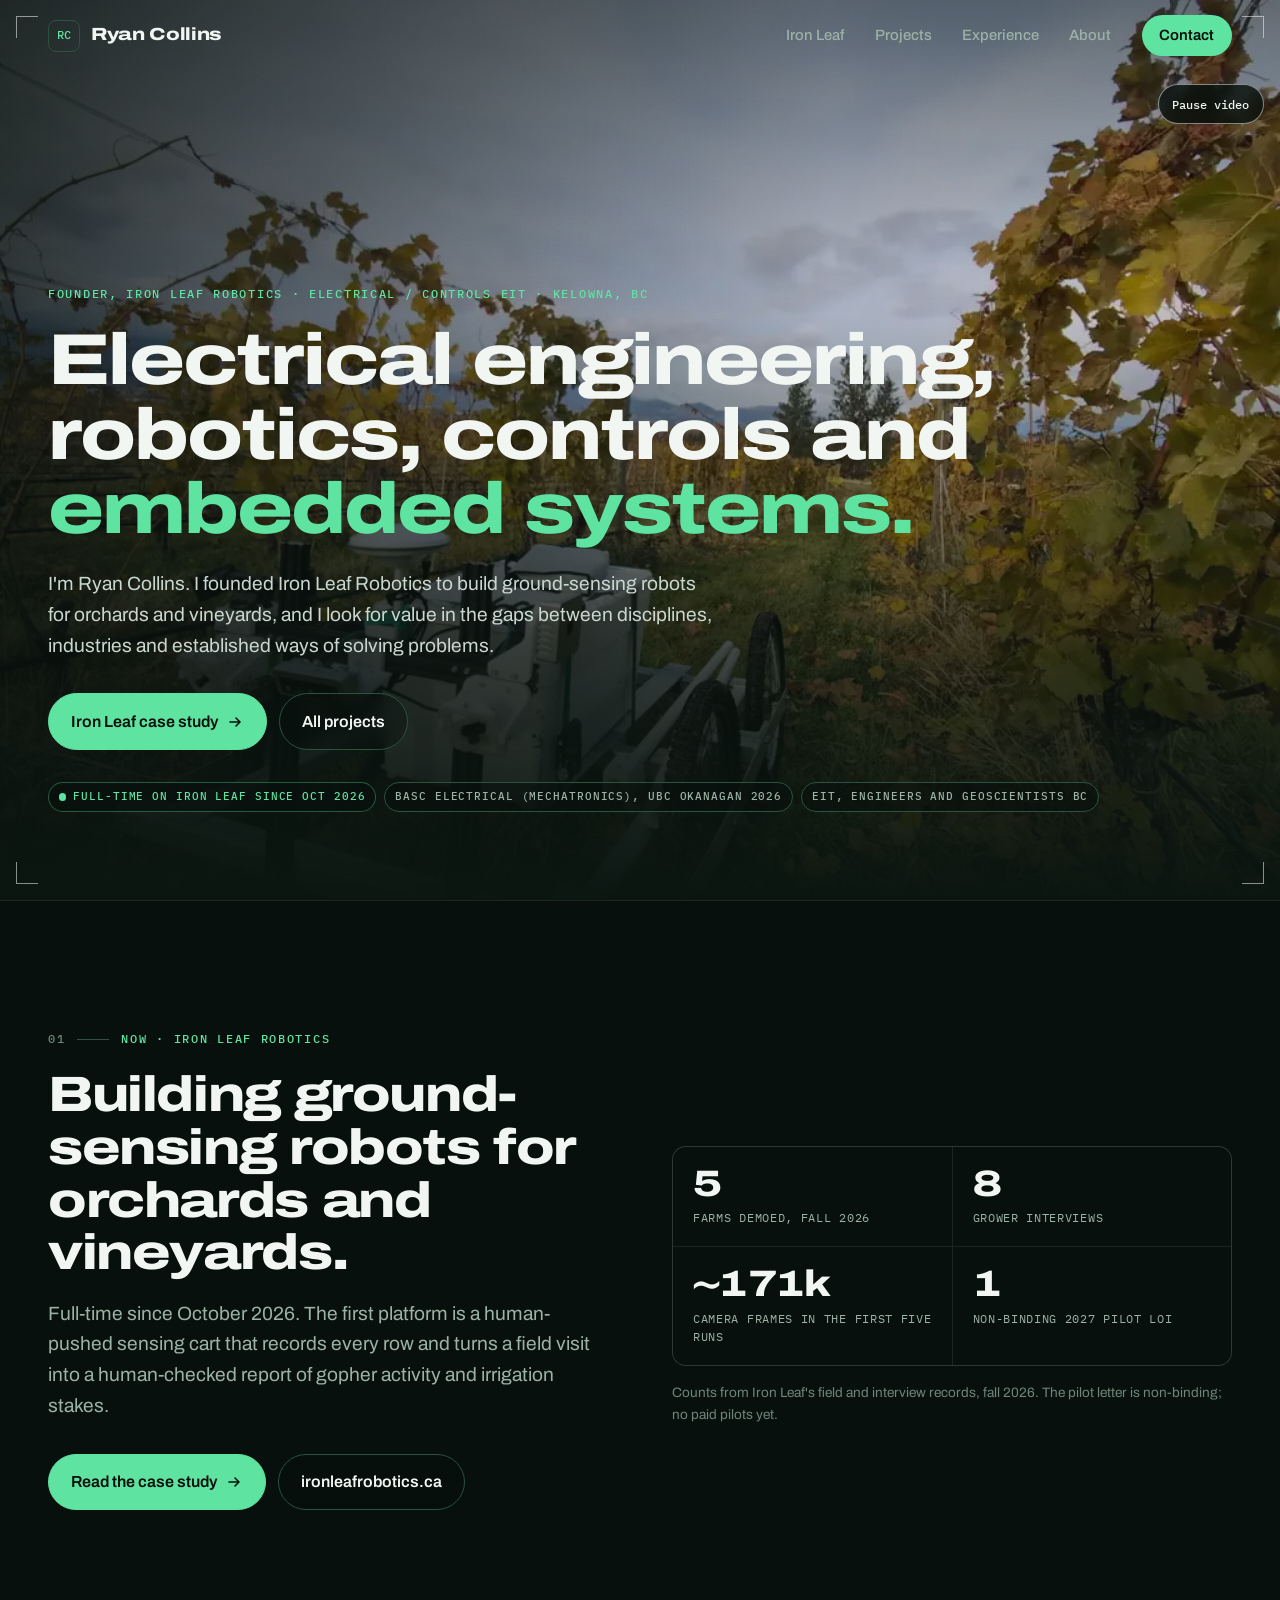
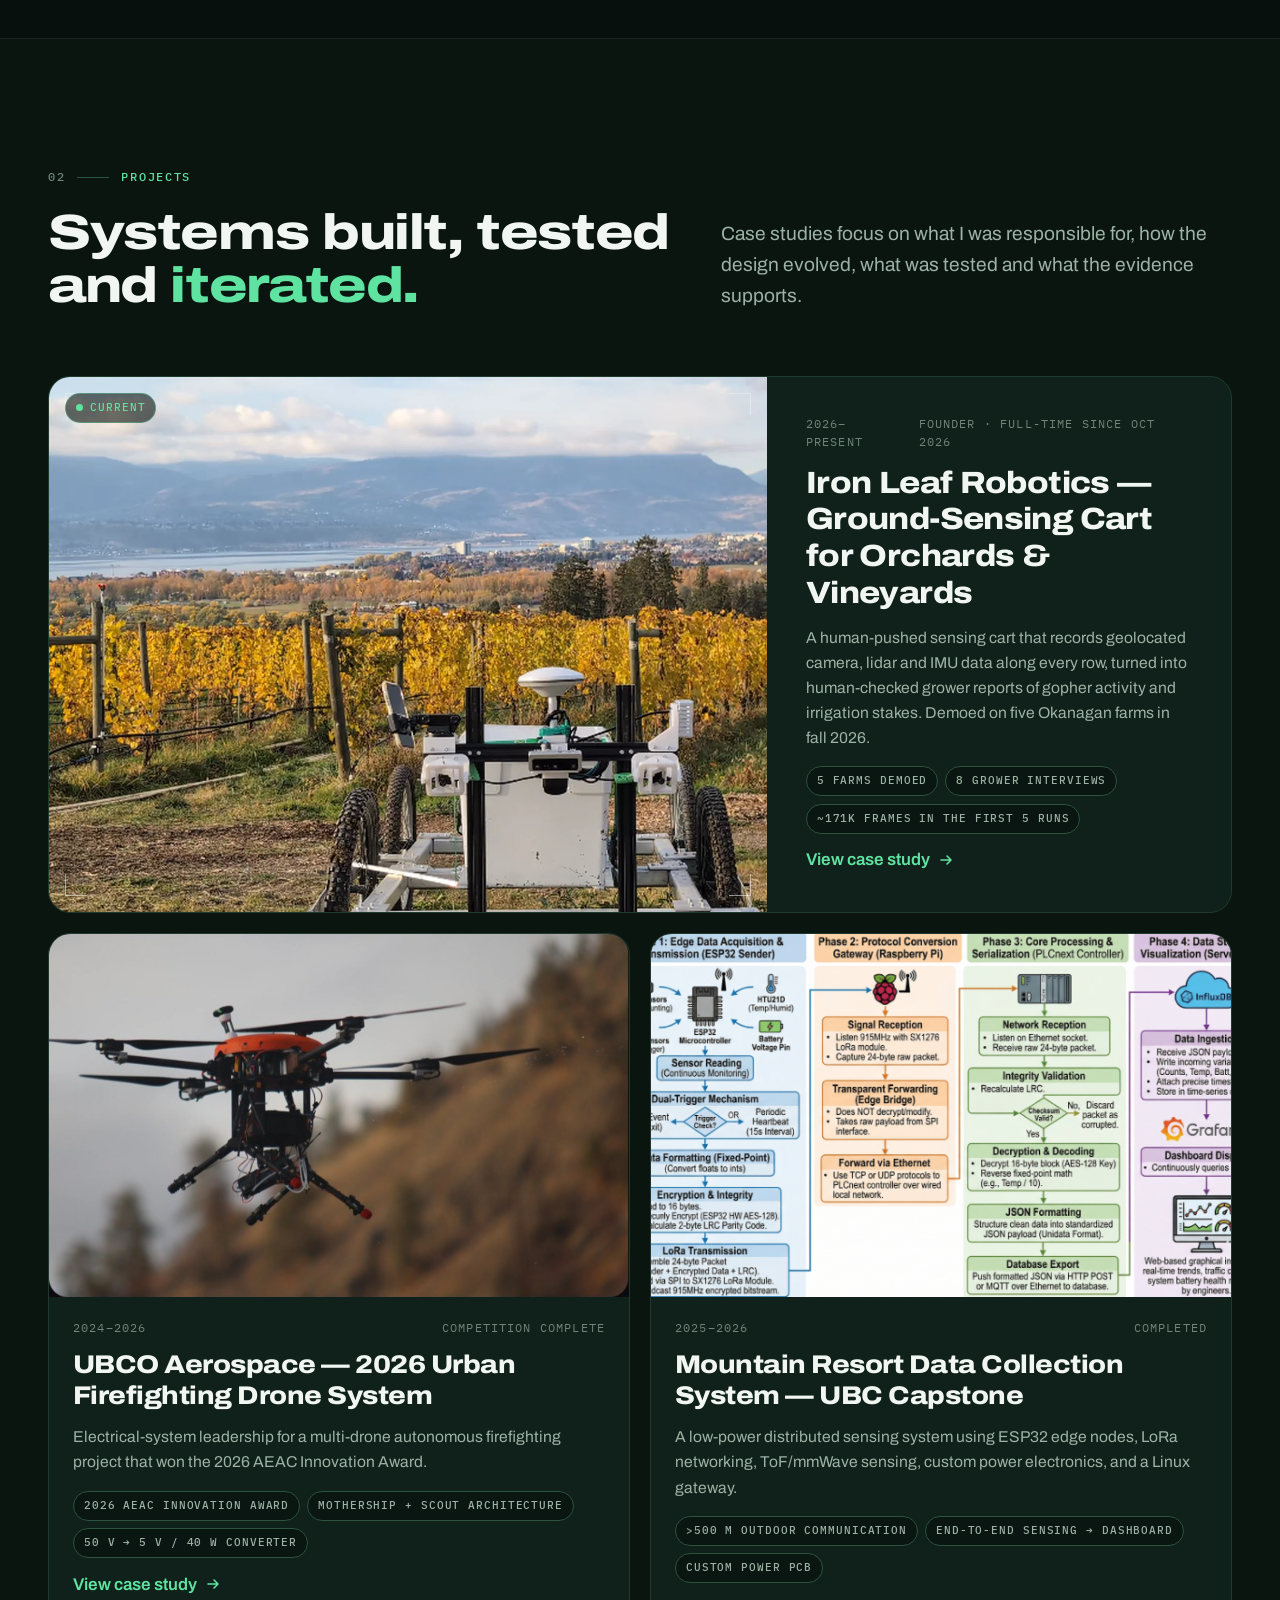
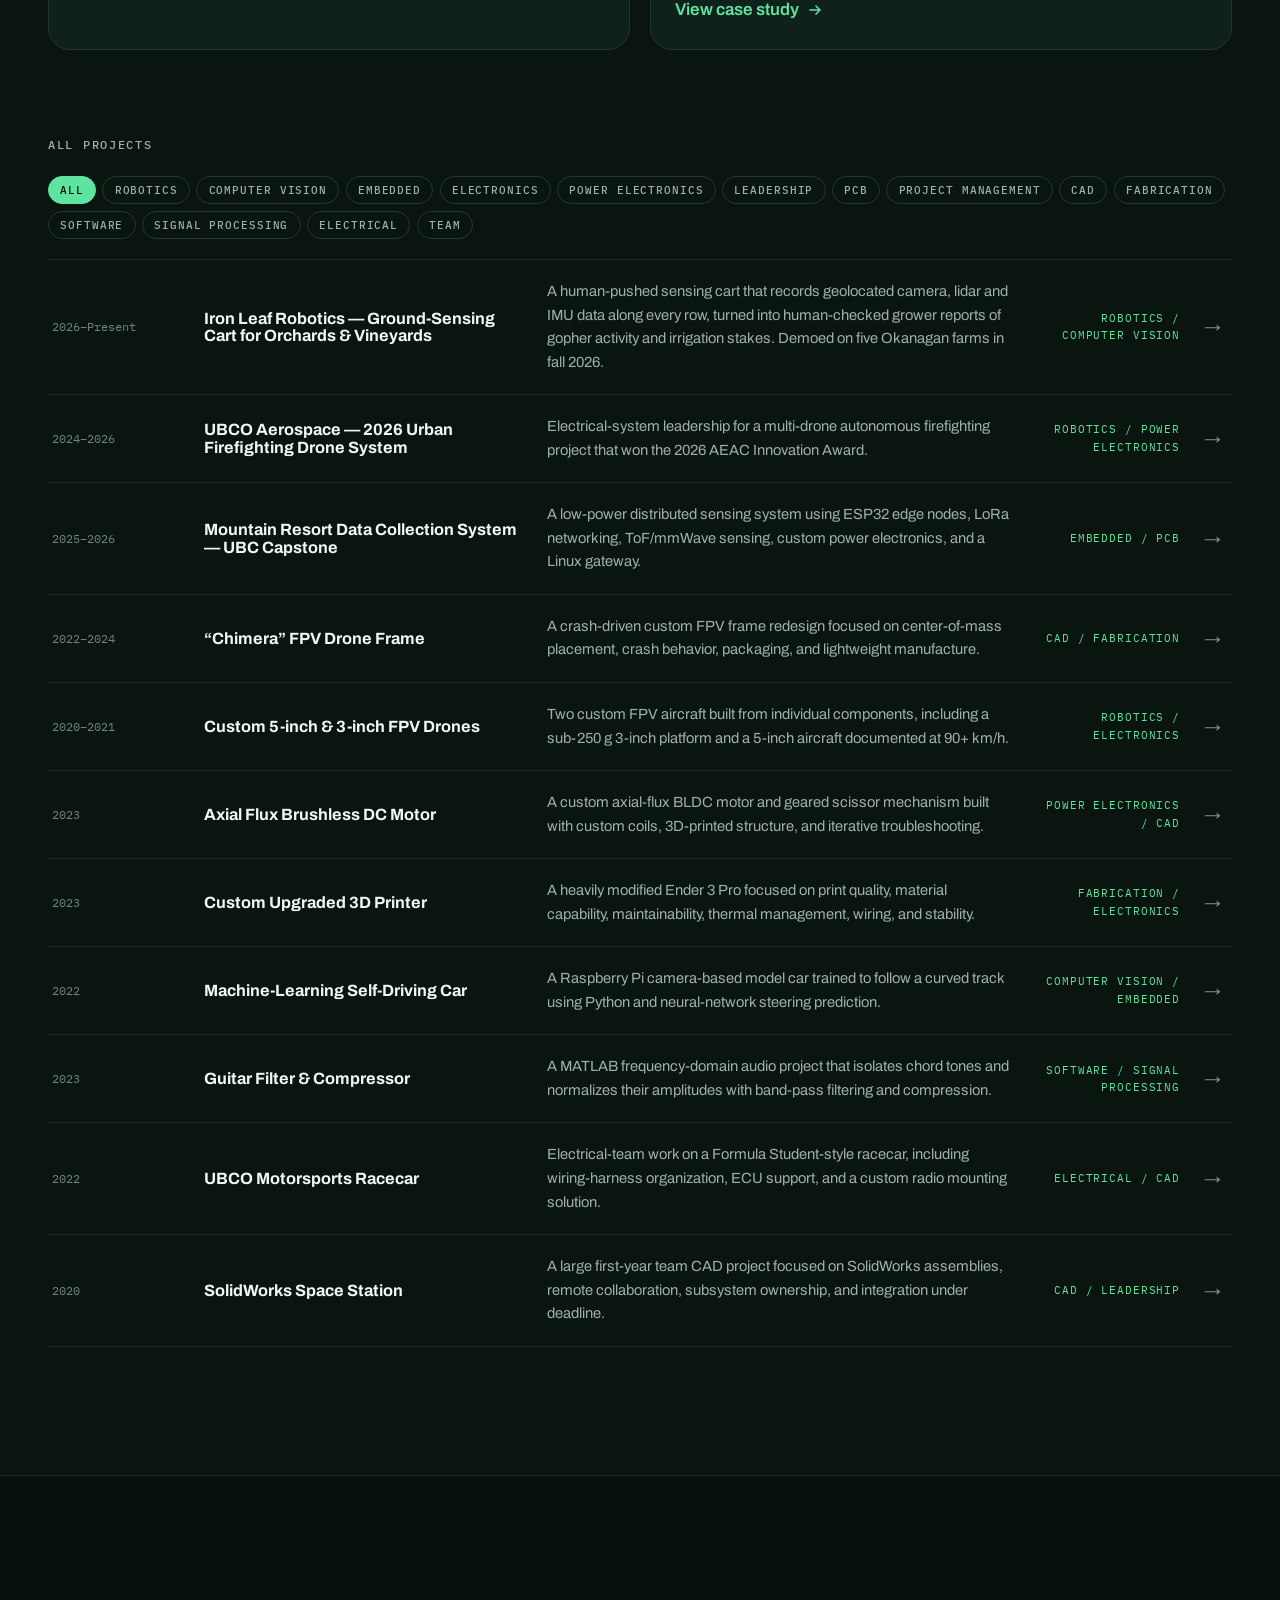
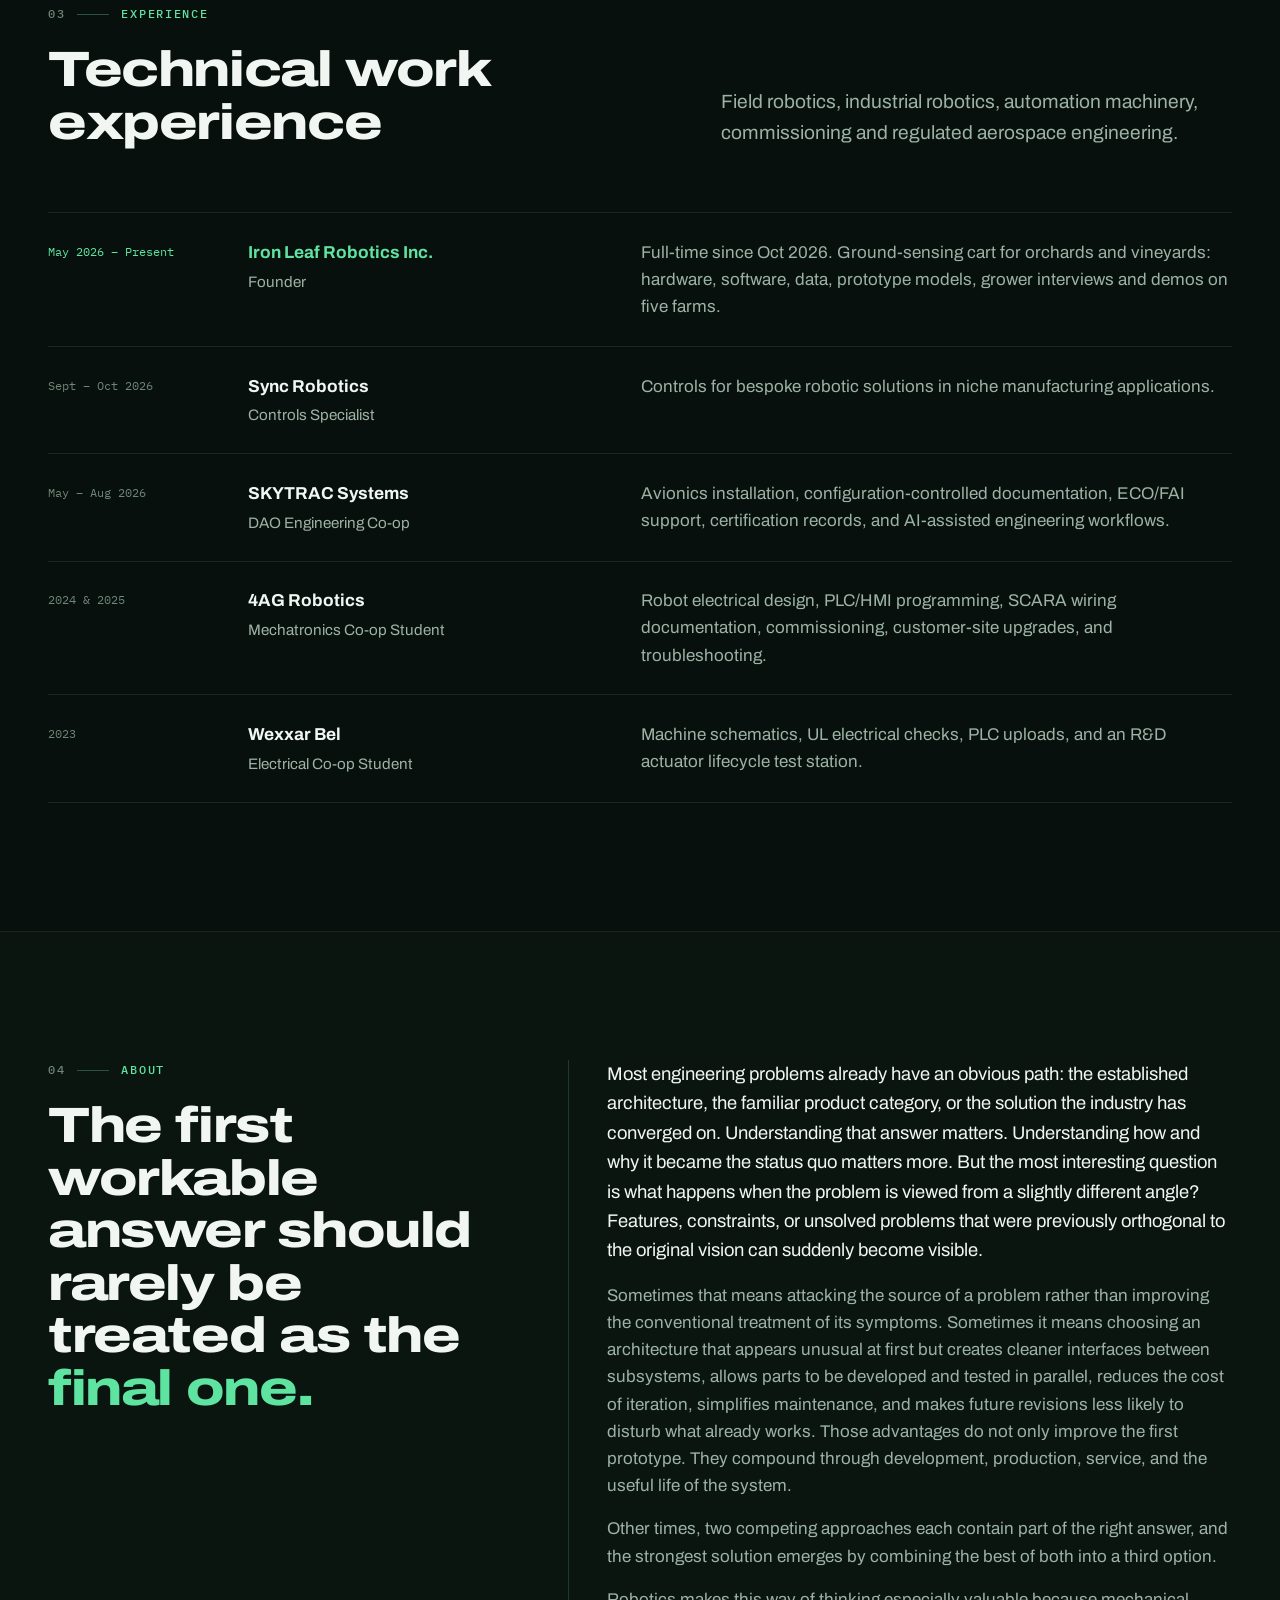
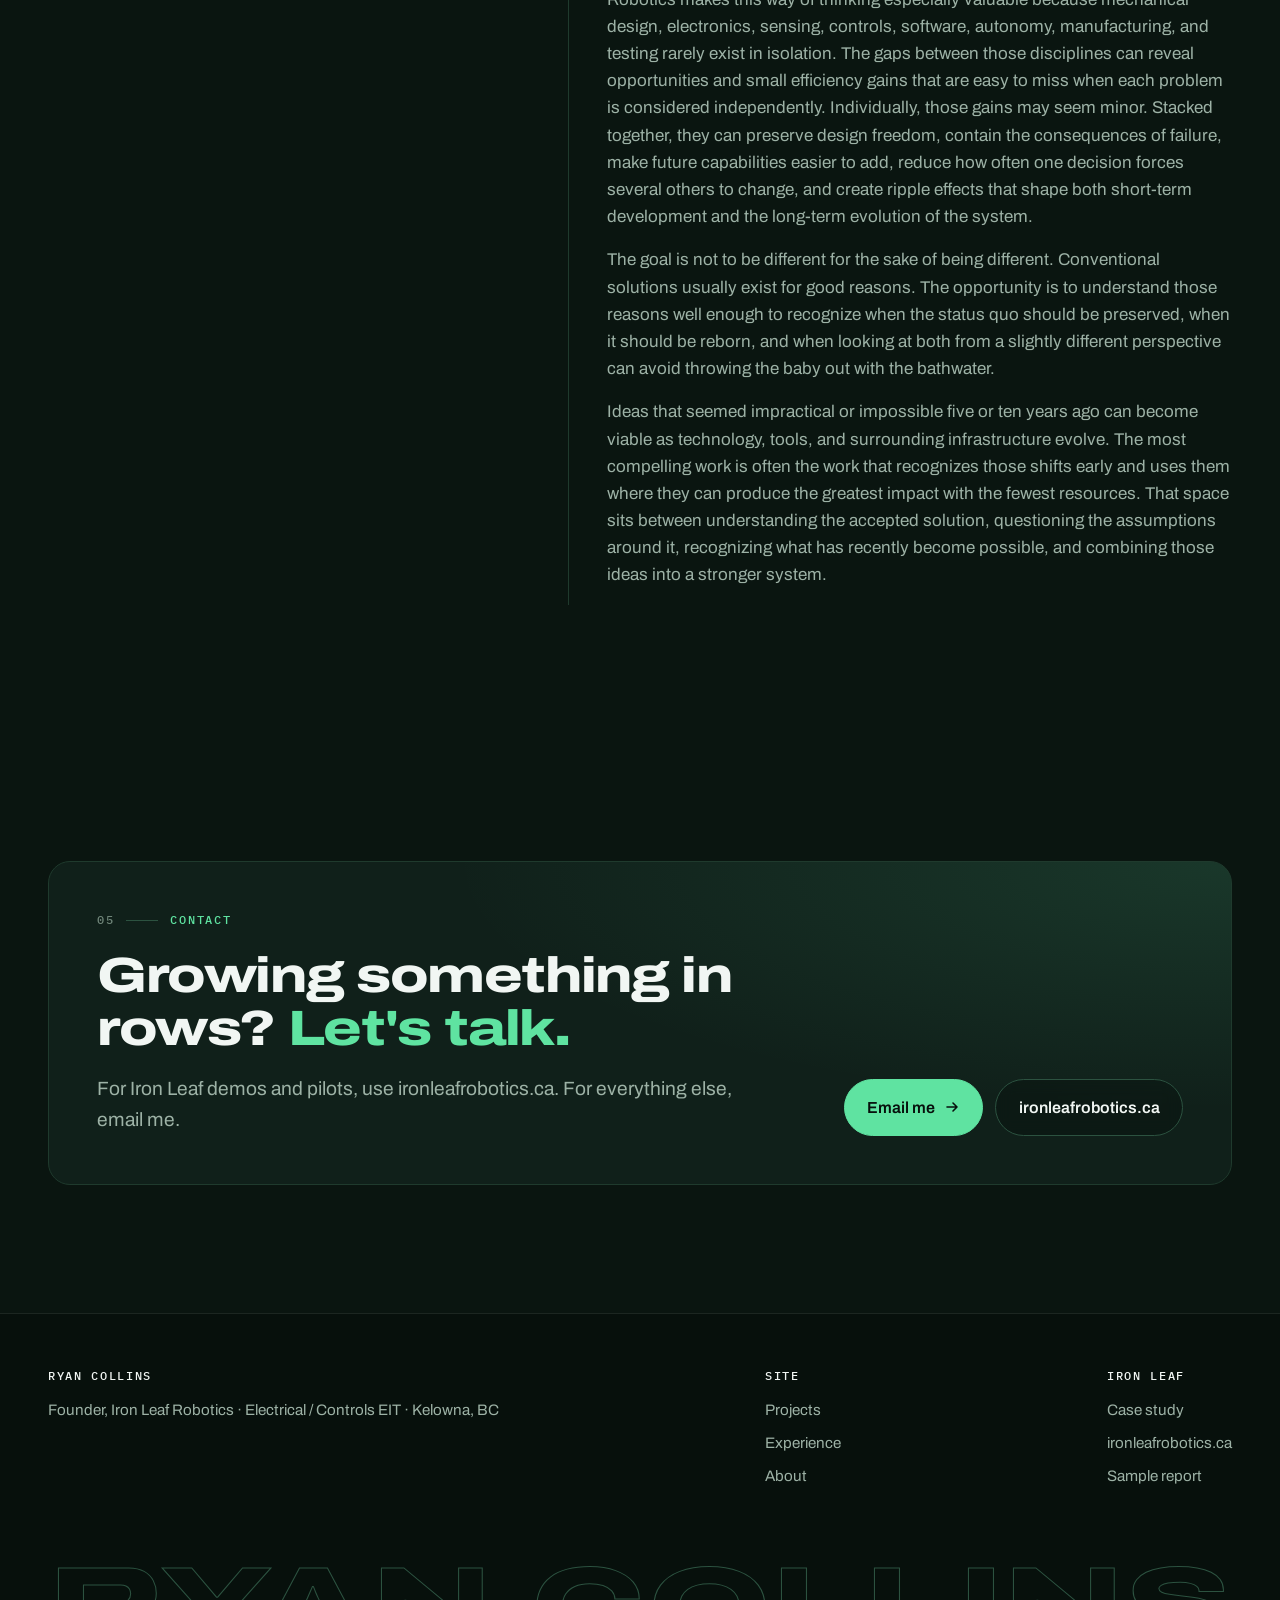
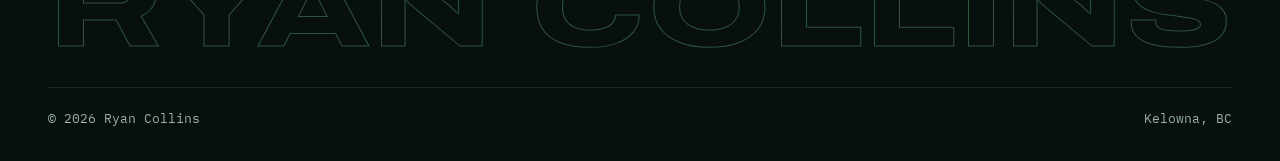
<file: index.html>
<!doctype html>
<html lang="en">
<head>
  <meta charset="utf-8">
  <meta name="viewport" content="width=device-width,initial-scale=1">
  <meta name="description" content="Ryan Collins: founder of Iron Leaf Robotics and Electrical / Controls EIT in Kelowna, BC. Robotics, controls, embedded systems and field computer vision.">
  <meta name="theme-color" content="#0A1510">
  <meta property="og:title" content="Ryan Collins | Founder, Iron Leaf Robotics">
  <meta property="og:description" content="Electrical engineering, robotics, controls and embedded systems. Building ground-sensing robots for orchards and vineyards.">
  <meta property="og:image" content="assets/media/iron-leaf/field-silhouette.webp">
  <title>Ryan Collins | Founder, Iron Leaf Robotics</title>
  <link rel="icon" href="assets/favicon.svg" type="image/svg+xml">
  <link rel="preload" href="assets/fonts/archivo-latin-var.woff2" as="font" type="font/woff2" crossorigin>
  <link rel="stylesheet" href="assets/site.css?v=rc23">
</head>
<body>
<a class="skip" href="#main">Skip to content</a>

<header class="nav" aria-label="Site">
  <div class="wrap">
    <a class="brand" href="index.html" aria-label="Ryan Collins, home"><span class="mark">RC</span>Ryan Collins</a>
    <button class="nav-toggle" type="button" aria-expanded="false" aria-controls="nav-links">Menu</button>
    <nav class="nav-links" id="nav-links" aria-label="Primary">
      <a href="#now">Iron Leaf</a>
      <a href="#projects">Projects</a>
      <a href="#experience">Experience</a>
      <a href="#about">About</a>
      <a class="cta" href="#contact">Contact</a>
    </nav>
  </div>
</header>

<main id="main">
  <section class="hero" id="top" aria-labelledby="hero-title">
    <div class="media grain">
      <video muted loop playsinline preload="metadata" poster="assets/media/iron-leaf/field-silhouette.webp" data-auto aria-label="The Iron Leaf sensing cart in an autumn vineyard row">
        <source src="assets/media/iron-leaf/field-silhouette.mp4" type="video/mp4">
      </video>
      <span class="vf" aria-hidden="true"><i></i><i></i><i></i><i></i></span>
      <button class="video-toggle" type="button" data-toggle>Pause video</button>
    </div>
    <div class="wrap">
      <p class="eyebrow">Founder, Iron Leaf Robotics &middot; Electrical / Controls EIT &middot; Kelowna, BC</p>
      <h1 id="hero-title">
        <span class="line-mask" style="--i:0"><span>Electrical engineering,</span></span>
        <span class="line-mask" style="--i:1"><span>robotics, controls and</span></span>
        <span class="line-mask" style="--i:2"><span><em>embedded systems.</em></span></span>
      </h1>
      <p class="lead reveal" style="--i:3">I'm Ryan Collins. I founded Iron Leaf Robotics to build ground-sensing robots for orchards and vineyards, and I look for value in the gaps between disciplines, industries and established ways of solving problems.</p>
      <div class="actions reveal" style="--i:4">
        <a class="btn primary" href="project.html?id=iron-leaf">Iron Leaf case study <svg viewBox="0 0 16 16" fill="none" aria-hidden="true"><path d="M3 8h10M9 4l4 4-4 4" stroke="currentColor" stroke-width="1.6" stroke-linecap="round" stroke-linejoin="round"/></svg></a>
        <a class="btn ghost" href="#projects">All projects</a>
      </div>
      <div class="hero-meta reveal" style="--i:5">
        <span class="chip mint live"><span class="dot"></span>Full-time on Iron Leaf since Oct 2026</span>
        <span class="chip">BASc Electrical (Mechatronics), UBC Okanagan 2026</span>
        <span class="chip">EIT, Engineers and Geoscientists BC</span>
      </div>
    </div>
  </section>

  <section id="now" class="band" aria-labelledby="now-title">
    <div class="wrap now-grid" id="now-root"></div>
  </section>

  <section id="projects" aria-labelledby="projects-title">
    <div class="wrap">
      <div class="section-head">
        <div>
          <p class="eyebrow reveal"><span class="num">02</span>Projects</p>
          <h2 id="projects-title" class="reveal" style="--i:1">Systems built, tested and <em>iterated.</em></h2>
        </div>
        <p class="lead reveal" style="--i:2">Case studies focus on what I was responsible for, how the design evolved, what was tested and what the evidence supports.</p>
      </div>
      <div class="featured" id="featured"></div>
      <div class="index-head">
        <h3>All projects</h3>
        <div class="filters" id="filters" role="group" aria-label="Filter projects"></div>
      </div>
      <div class="rows" id="rows"></div>
    </div>
  </section>

  <section id="experience" class="band" aria-labelledby="exp-title">
    <div class="wrap">
      <div class="section-head">
        <div>
          <p class="eyebrow reveal"><span class="num">03</span>Experience</p>
          <h2 id="exp-title" class="reveal" style="--i:1">Technical work experience</h2>
        </div>
        <p class="lead reveal" style="--i:2">Field robotics, industrial robotics, automation machinery, commissioning and regulated aerospace engineering.</p>
      </div>
      <div class="timeline" id="timeline"></div>
    </div>
  </section>

  <section id="about" aria-labelledby="about-title">
    <div class="wrap about-grid">
      <div>
        <p class="eyebrow reveal"><span class="num">04</span>About</p>
        <h2 id="about-title" class="reveal" style="--i:1">The first workable answer should rarely be treated as the <em>final one.</em></h2>
      </div>
      <div class="about-copy reveal" style="--i:2">
        <p>Most engineering problems already have an obvious path: the established architecture, the familiar product category, or the solution the industry has converged on. Understanding that answer matters. Understanding how and why it became the status quo matters more. But the most interesting question is what happens when the problem is viewed from a slightly different angle? Features, constraints, or unsolved problems that were previously orthogonal to the original vision can suddenly become visible.</p>
        <p>Sometimes that means attacking the source of a problem rather than improving the conventional treatment of its symptoms. Sometimes it means choosing an architecture that appears unusual at first but creates cleaner interfaces between subsystems, allows parts to be developed and tested in parallel, reduces the cost of iteration, simplifies maintenance, and makes future revisions less likely to disturb what already works. Those advantages do not only improve the first prototype. They compound through development, production, service, and the useful life of the system.</p>
        <p>Other times, two competing approaches each contain part of the right answer, and the strongest solution emerges by combining the best of both into a third option.</p>
        <p>Robotics makes this way of thinking especially valuable because mechanical design, electronics, sensing, controls, software, autonomy, manufacturing, and testing rarely exist in isolation. The gaps between those disciplines can reveal opportunities and small efficiency gains that are easy to miss when each problem is considered independently. Individually, those gains may seem minor. Stacked together, they can preserve design freedom, contain the consequences of failure, make future capabilities easier to add, reduce how often one decision forces several others to change, and create ripple effects that shape both short-term development and the long-term evolution of the system.</p>
        <p>The goal is not to be different for the sake of being different. Conventional solutions usually exist for good reasons. The opportunity is to understand those reasons well enough to recognize when the status quo should be preserved, when it should be reborn, and when looking at both from a slightly different perspective can avoid throwing the baby out with the bathwater.</p>
        <p>Ideas that seemed impractical or impossible five or ten years ago can become viable as technology, tools, and surrounding infrastructure evolve. The most compelling work is often the work that recognizes those shifts early and uses them where they can produce the greatest impact with the fewest resources. That space sits between understanding the accepted solution, questioning the assumptions around it, recognizing what has recently become possible, and combining those ideas into a stronger system.</p>
      </div>
    </div>
  </section>

  <section id="contact" class="contact" aria-labelledby="contact-title">
    <div class="wrap">
      <div class="contact-card reveal">
        <div>
          <p class="eyebrow"><span class="num">05</span>Contact</p>
          <h2 id="contact-title">Growing something in rows? <em>Let's talk.</em></h2>
          <p class="lead">For Iron Leaf demos and pilots, use ironleafrobotics.ca. For everything else, email me.</p>
        </div>
        <div class="actions" id="contact-actions"></div>
      </div>
    </div>
  </section>
</main>

<footer>
  <div class="wrap">
    <div class="top">
      <div>
        <h4>Ryan Collins</h4>
        <p>Founder, Iron Leaf Robotics &middot; Electrical / Controls EIT &middot; Kelowna, BC</p>
      </div>
      <div>
        <h4>Site</h4>
        <ul><li><a href="#projects">Projects</a></li><li><a href="#experience">Experience</a></li><li><a href="#about">About</a></li></ul>
      </div>
      <div>
        <h4>Iron Leaf</h4>
        <ul><li><a href="project.html?id=iron-leaf">Case study</a></li><li><a href="https://www.ironleafrobotics.ca/">ironleafrobotics.ca</a></li><li><a href="https://www.ironleafrobotics.ca/sample-report/">Sample report</a></li></ul>
      </div>
    </div>
    <svg class="wordmark" viewBox="0 0 1000 110" aria-hidden="true"><text x="0" y="92" textLength="1000" lengthAdjust="spacingAndGlyphs">RYAN COLLINS</text></svg>
    <div class="bottom"><span>&copy; <span data-year>2026</span> Ryan Collins</span><span>Kelowna, BC</span></div>
  </div>
</footer>

<script src="assets/ui.js?v=rc23"></script>
<script src="assets/app.js?v=rc23"></script>
</body>
</html>
</file>
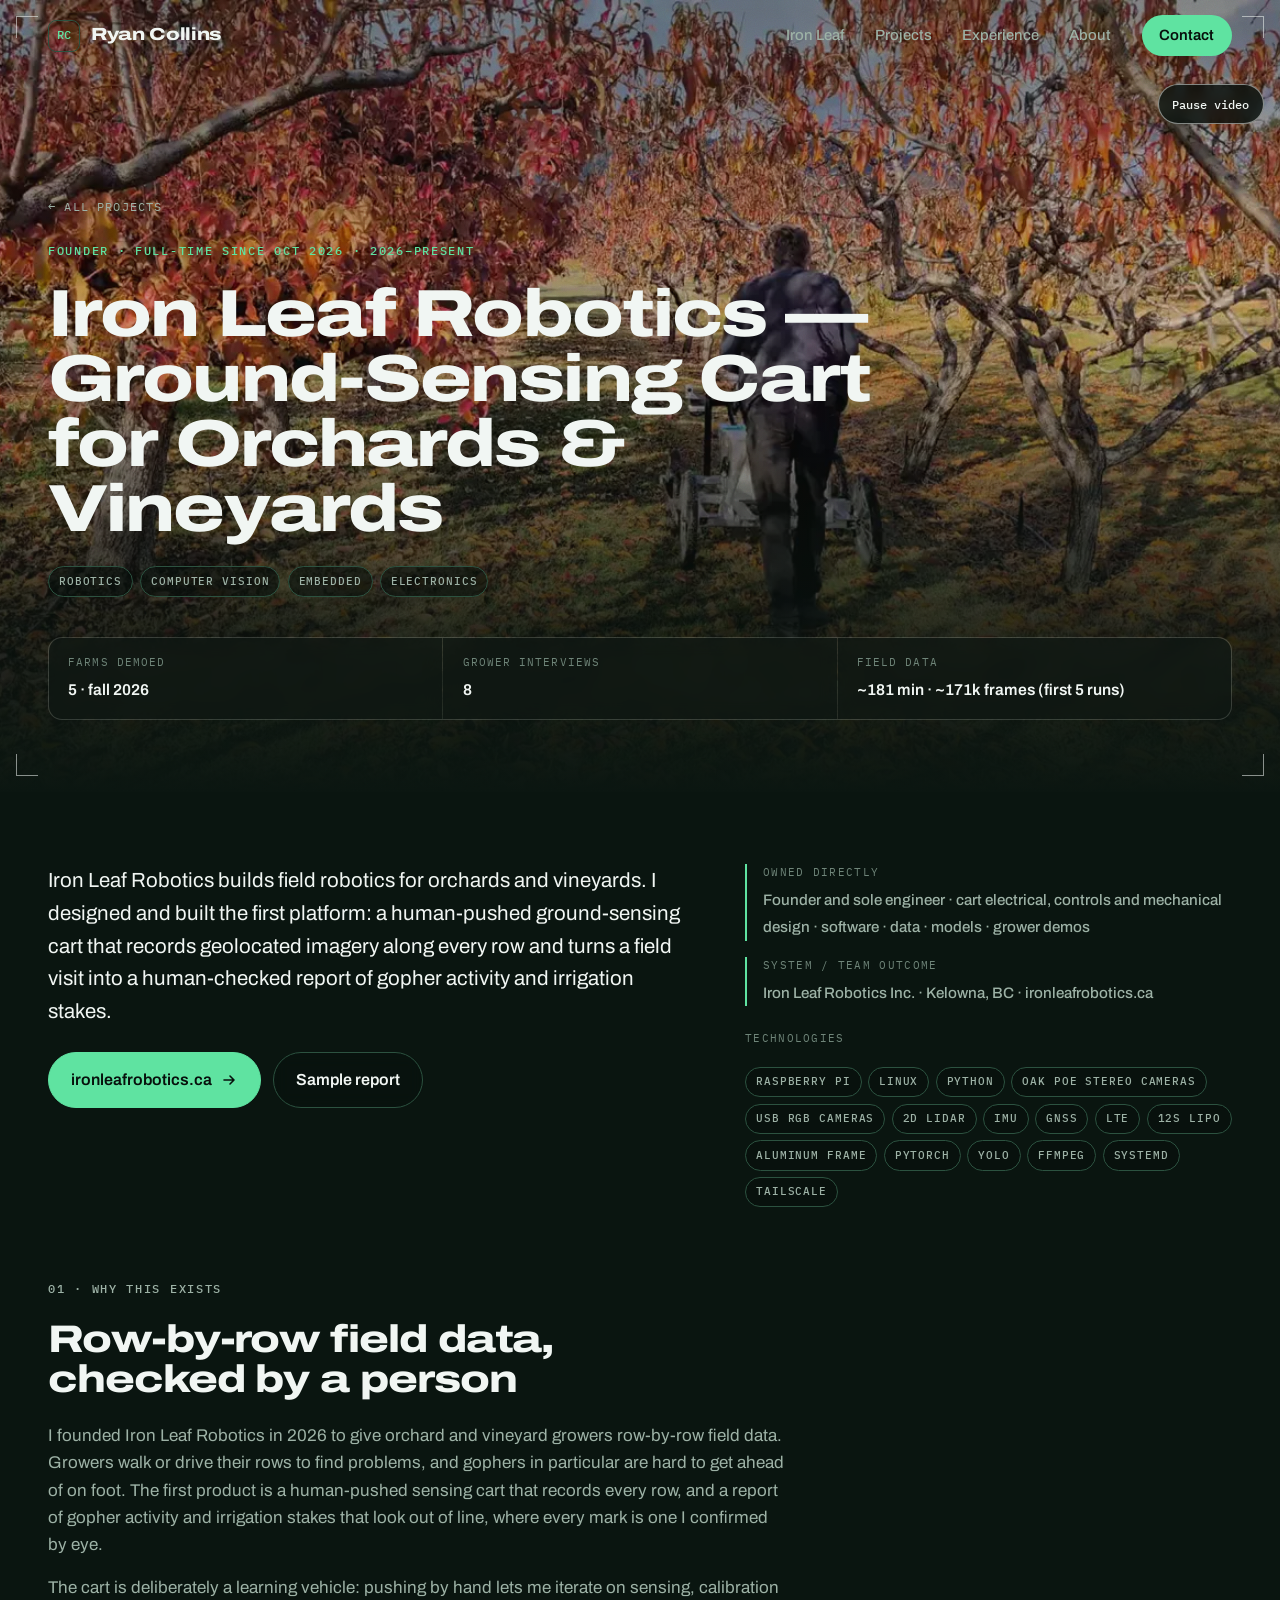
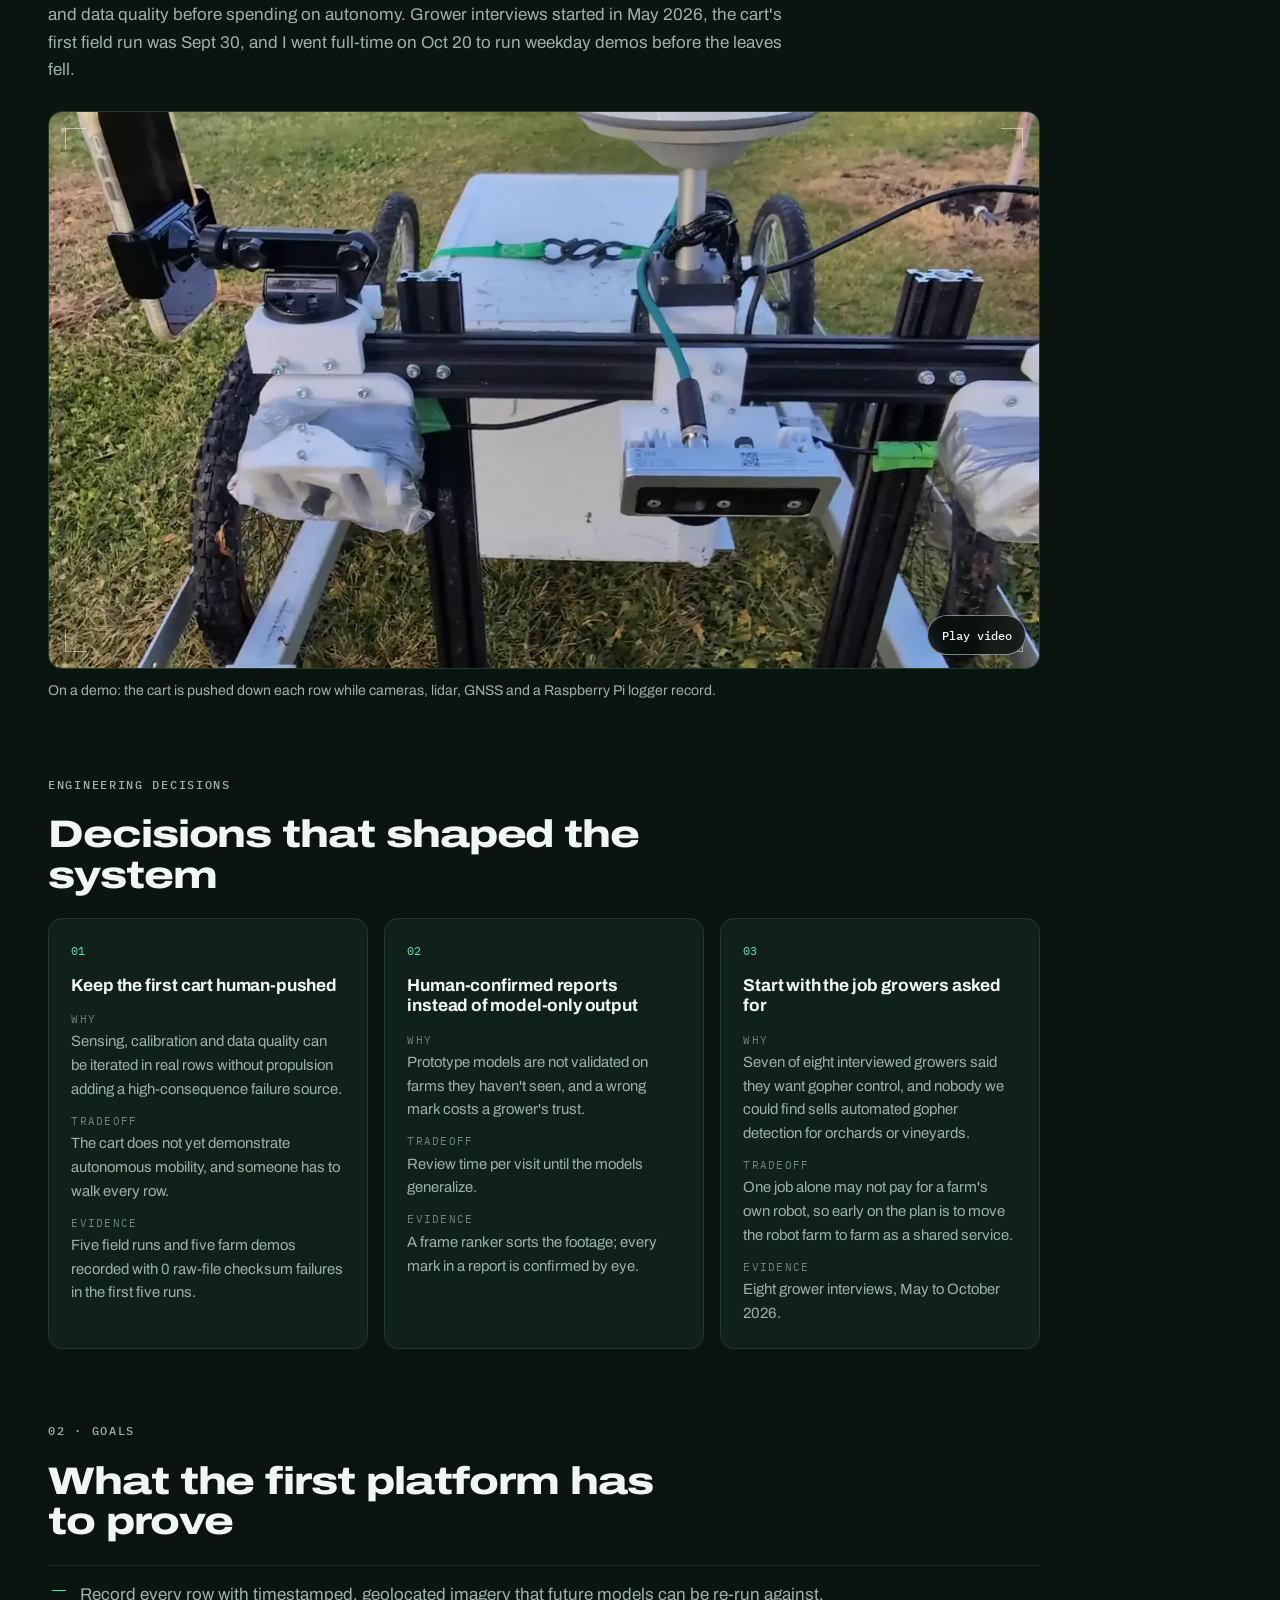
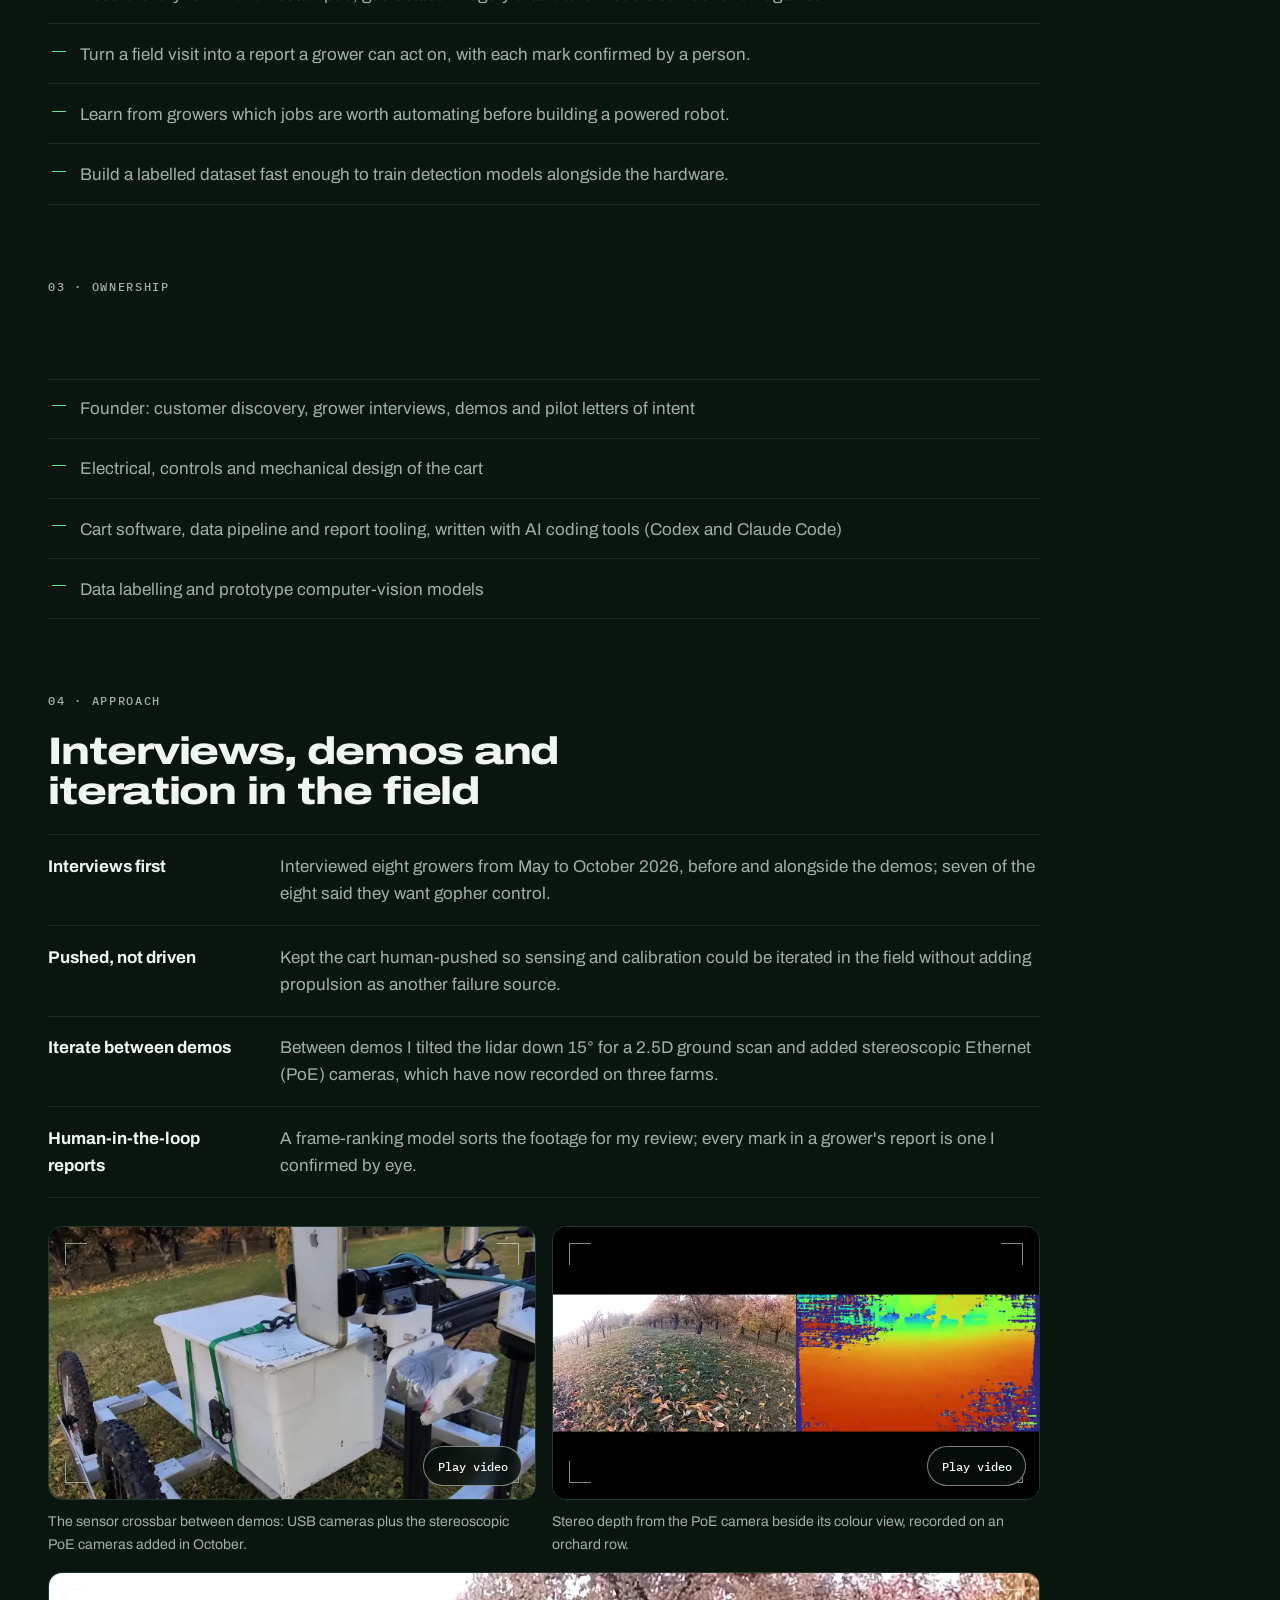
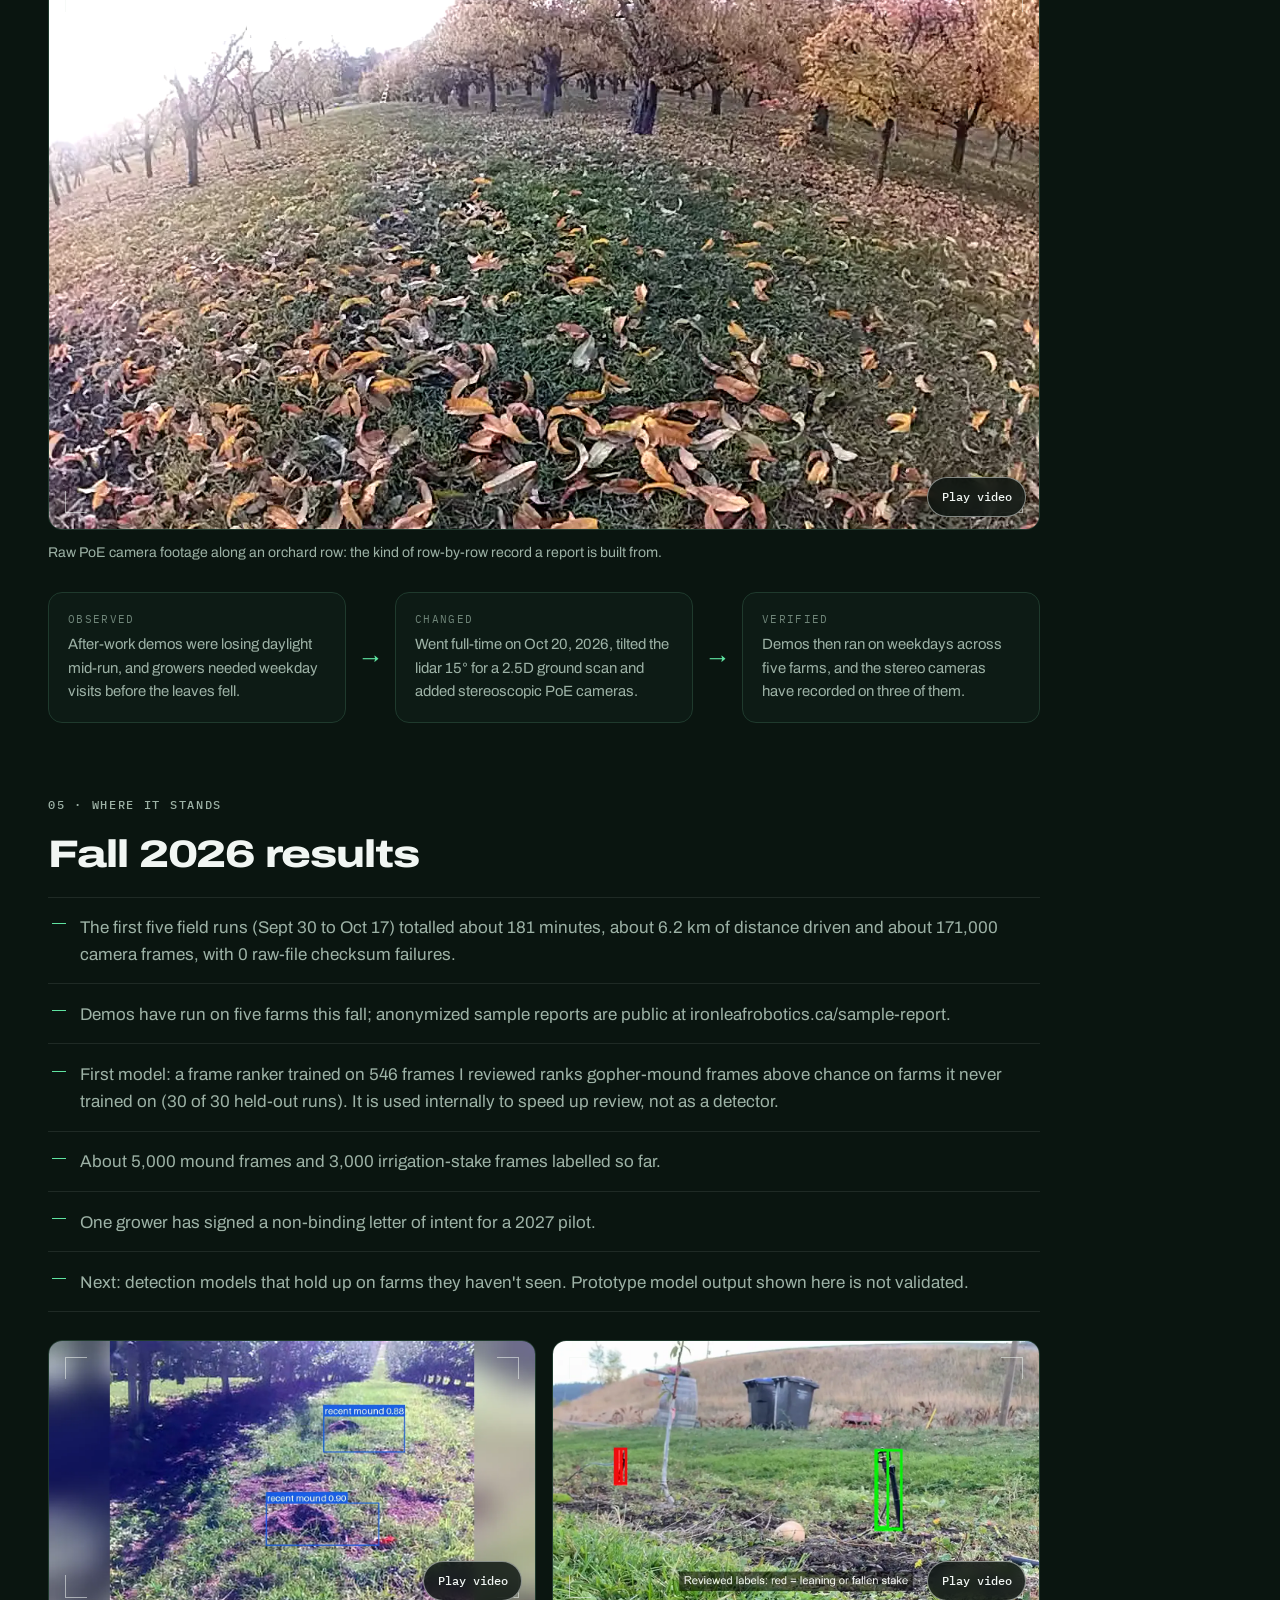
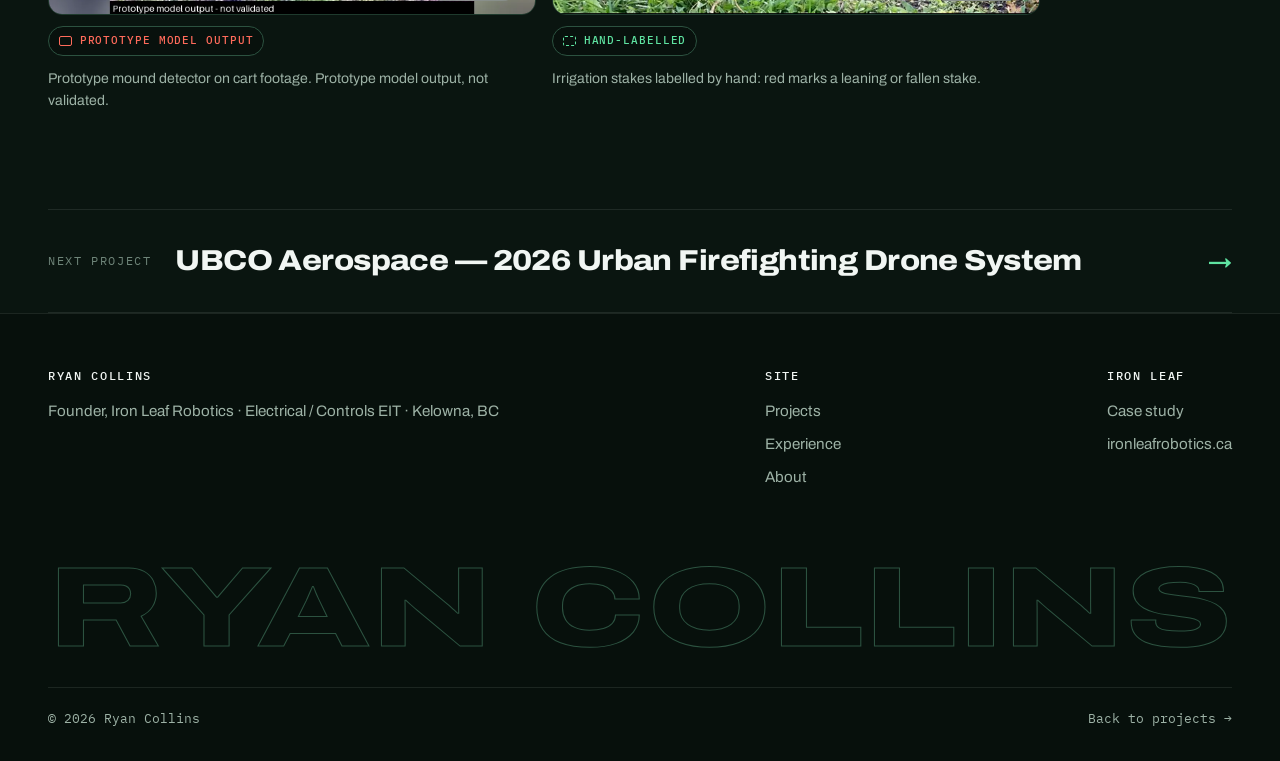
<file: project.html>
<!doctype html>
<html lang="en">
<head>
  <meta charset="utf-8">
  <meta name="viewport" content="width=device-width,initial-scale=1">
  <meta name="theme-color" content="#0A1510">
  <title>Case study | Ryan Collins</title>
  <link rel="icon" href="assets/favicon.svg" type="image/svg+xml">
  <link rel="preload" href="assets/fonts/archivo-latin-var.woff2" as="font" type="font/woff2" crossorigin>
  <link rel="stylesheet" href="assets/site.css?v=rc23">
</head>
<body>
<a class="skip" href="#main">Skip to content</a>
<header class="nav" aria-label="Site">
  <div class="wrap">
    <a class="brand" href="index.html" aria-label="Ryan Collins, home"><span class="mark">RC</span>Ryan Collins</a>
    <button class="nav-toggle" type="button" aria-expanded="false" aria-controls="nav-links">Menu</button>
    <nav class="nav-links" id="nav-links" aria-label="Primary">
      <a href="index.html#now">Iron Leaf</a>
      <a href="index.html#projects">Projects</a>
      <a href="index.html#experience">Experience</a>
      <a href="index.html#about">About</a>
      <a class="cta" href="index.html#contact">Contact</a>
    </nav>
  </div>
</header>
<main id="main"></main>
<footer>
  <div class="wrap">
    <div class="top">
      <div><h4>Ryan Collins</h4><p>Founder, Iron Leaf Robotics &middot; Electrical / Controls EIT &middot; Kelowna, BC</p></div>
      <div><h4>Site</h4><ul><li><a href="index.html#projects">Projects</a></li><li><a href="index.html#experience">Experience</a></li><li><a href="index.html#about">About</a></li></ul></div>
      <div><h4>Iron Leaf</h4><ul><li><a href="project.html?id=iron-leaf">Case study</a></li><li><a href="https://www.ironleafrobotics.ca/">ironleafrobotics.ca</a></li></ul></div>
    </div>
    <svg class="wordmark" viewBox="0 0 1000 110" aria-hidden="true"><text x="0" y="92" textLength="1000" lengthAdjust="spacingAndGlyphs">RYAN COLLINS</text></svg>
    <div class="bottom"><span>&copy; <span data-year>2026</span> Ryan Collins</span><a href="index.html#projects">Back to projects &rarr;</a></div>
  </div>
</footer>
<script src="assets/ui.js?v=rc23"></script>
<script src="assets/project.js?v=rc23"></script>
</body>
</html>
</file>
<file: assets/site.css>
/* Ryan Collins portfolio RC23. Design system shared with ironleafrobotics.ca
   (tokens, type, viewfinder media, reveal-on-scroll). Motion is tied to real footage;
   prefers-reduced-motion turns it off. Paths are relative for the GitHub Pages subpath. */

@font-face { font-family: "Archivo"; src: url("fonts/archivo-latin-var.woff2") format("woff2"); font-weight: 400 800; font-stretch: 100% 125%; font-display: swap; }
@font-face { font-family: "Plex Mono"; src: url("fonts/ibm-plex-mono-latin-Regular.woff2") format("woff2"); font-weight: 400; font-display: swap; }
@font-face { font-family: "Plex Mono"; src: url("fonts/ibm-plex-mono-latin-Medium.woff2") format("woff2"); font-weight: 500; font-display: swap; }

:root {
  --bg: #0A1510; --bg-deep: #07100C; --bg-raise: #0D1B15; --card: #10201A; --card-hi: #142820;
  --border: #1F3A2D; --border-hi: #2C5240; --line: rgba(241, 246, 243, .09);
  --mint: #5FE3A1; --mint-hi: #7DEDB5; --mint-soft: rgba(95, 227, 161, .12);
  --amber: #E5C75A; --red: #FF6B5B;
  --text: #F1F6F3; --muted: #9DB2A6; --dim: #6F8579;
  --display: "Archivo", "Helvetica Neue", Arial, sans-serif;
  --body: "Archivo", -apple-system, BlinkMacSystemFont, "Segoe UI", Roboto, sans-serif;
  --mono: "Plex Mono", ui-monospace, "SFMono-Regular", Menlo, Consolas, monospace;
  --max: 78rem; --gutter: clamp(1rem, 4vw, 2rem);
  --radius-lg: 22px; --radius-md: 14px; --radius-sm: 8px;
  --ease-out: cubic-bezier(.16, 1, .3, 1); --ease-in-out: cubic-bezier(.65, 0, .35, 1);
  --nav-h: 4.5rem;
}

*, *::before, *::after { box-sizing: border-box; }
html { scroll-behavior: smooth; scroll-padding-top: var(--nav-h); -webkit-text-size-adjust: 100%; }
body { margin: 0; background: var(--bg); color: var(--text); font-family: var(--body); font-size: 1.0625rem; line-height: 1.6; -webkit-font-smoothing: antialiased; overflow-x: clip; }
img, video, svg { max-width: 100%; }
img, video { display: block; }
a { color: inherit; }
a:focus-visible, button:focus-visible, [tabindex]:focus-visible { outline: 2px solid var(--mint); outline-offset: 3px; border-radius: 6px; }
::selection { background: var(--mint); color: var(--bg-deep); }
.wrap { max-width: var(--max); margin: 0 auto; padding: 0 var(--gutter); }
.skip { position: absolute; left: 1rem; top: -4rem; z-index: 100; background: var(--mint); color: var(--bg-deep); padding: .6rem 1rem; border-radius: 8px; font-weight: 600; text-decoration: none; }
.skip:focus { top: 1rem; }

/* ---------- Type ---------- */
h1, h2, h3, h4 { margin: 0; line-height: 1.06; font-weight: 700; }
h1, h2, .display { font-family: var(--display); font-stretch: 125%; font-weight: 800; letter-spacing: -.028em; }
h1 { font-size: clamp(2.5rem, 6.4vw, 5.4rem); line-height: .98; }
h2 { font-size: clamp(1.9rem, 4vw, 3.1rem); max-width: 22ch; }
h3 { font-size: 1.15rem; letter-spacing: -.01em; line-height: 1.2; }
h1 em, h2 em { font-style: normal; color: var(--mint); }
p { margin: 0 0 1rem; }
.lead { color: var(--muted); font-size: clamp(1.06rem, 1.5vw, 1.2rem); max-width: 42rem; margin: 1.25rem 0 0; }
.eyebrow { display: flex; align-items: center; gap: .75rem; color: var(--mint); font-family: var(--mono); font-size: .76rem; font-weight: 500; letter-spacing: .14em; text-transform: uppercase; margin: 0 0 1.25rem; }
.eyebrow .num { color: var(--dim); font-variant-numeric: tabular-nums; }
.eyebrow .num::after { content: ""; display: inline-block; width: 2rem; height: 1px; background: var(--border-hi); vertical-align: middle; margin-left: .75rem; }

/* ---------- Buttons, chips, links ---------- */
.actions { display: flex; flex-wrap: wrap; gap: .75rem; margin-top: 2rem; }
.btn { display: inline-flex; align-items: center; gap: .55rem; text-decoration: none; font-weight: 600; font-size: 1rem; padding: .9rem 1.4rem; border-radius: 999px; border: 1px solid var(--border-hi); color: var(--text); background: transparent; transition: background .2s, border-color .2s, transform .2s var(--ease-out); }
.btn svg, .link-arrow svg { width: 1rem; height: 1rem; transition: transform .25s var(--ease-out); }
.btn:hover svg, .link-arrow:hover svg { transform: translateX(3px); }
.btn.primary { background: var(--mint); color: var(--bg-deep); border-color: var(--mint); }
.btn.primary:hover { background: var(--mint-hi); transform: translateY(-1px); }
.btn.ghost { background: rgba(7, 16, 12, .35); backdrop-filter: blur(8px); -webkit-backdrop-filter: blur(8px); }
.btn.ghost:hover { background: var(--card); border-color: var(--mint); }
.link-arrow { display: inline-flex; align-items: center; gap: .5rem; color: var(--mint); font-weight: 600; text-decoration: none; }
.chip { display: inline-flex; align-items: center; gap: .45rem; font-family: var(--mono); font-size: .7rem; letter-spacing: .08em; text-transform: uppercase; font-weight: 500; padding: .32rem .62rem; border-radius: 999px; border: 1px solid var(--border-hi); color: var(--muted); background: rgba(7, 16, 12, .6); white-space: nowrap; }
.chip .dot { width: .45rem; height: .45rem; border-radius: 50%; background: currentColor; flex: none; }
.chip.mint { color: var(--mint); border-color: rgba(95, 227, 161, .35); }
.chip.live .dot { animation: pulse 1.6s ease-in-out infinite; }
@keyframes pulse { 0%, 100% { opacity: 1; } 50% { opacity: .25; } }
.chips { display: flex; flex-wrap: wrap; gap: .45rem; }
.prov { gap: .5rem; }
.prov::before { content: ""; width: .8rem; height: .6rem; border-radius: 2px; flex: none; }
.prov.hand { color: var(--mint); } .prov.hand::before { border: 1.5px dashed var(--mint); }
.prov.model-unreviewed { color: var(--red); } .prov.model-unreviewed::before { border: 1.5px solid var(--red); }

/* ---------- Nav ---------- */
.nav { position: fixed; top: 0; left: 0; right: 0; z-index: 40; height: var(--nav-h); border-bottom: 1px solid transparent; transition: background .35s, border-color .35s, transform .45s var(--ease-out); }
.nav.solid, .nav.is-open { background: rgba(7, 16, 12, .82); backdrop-filter: blur(14px) saturate(140%); -webkit-backdrop-filter: blur(14px) saturate(140%); border-bottom-color: var(--line); }
.nav.tucked { transform: translateY(-100%); }
.nav .wrap { display: flex; align-items: center; justify-content: space-between; height: 100%; }
.brand { display: flex; align-items: center; gap: .7rem; text-decoration: none; font-family: var(--display); font-stretch: 125%; font-weight: 800; letter-spacing: -.02em; font-size: 1.1rem; }
.brand .mark { width: 2rem; height: 2rem; border-radius: 8px; border: 1px solid var(--border-hi); display: grid; place-items: center; font-family: var(--mono); font-size: .72rem; font-weight: 500; color: var(--mint); letter-spacing: .04em; }
.nav-links { display: flex; align-items: center; gap: 1.9rem; }
.nav-links a { text-decoration: none; color: var(--muted); font-size: .93rem; font-weight: 500; position: relative; transition: color .2s; }
.nav-links a:not(.cta)::after { content: ""; position: absolute; left: 0; right: 100%; bottom: -.4rem; height: 1px; background: var(--mint); transition: right .35s var(--ease-out); }
.nav-links a:hover, .nav-links a.active { color: var(--text); }
.nav-links a.active::after, .nav-links a:not(.cta):hover::after { right: 0; }
.nav-links a.cta { color: var(--bg-deep); background: var(--mint); padding: .55rem 1.1rem; border-radius: 999px; font-weight: 600; }
.nav-links a.cta:hover { background: var(--mint-hi); }
.nav-toggle { display: none; background: none; border: 1px solid var(--border-hi); color: var(--text); border-radius: 10px; padding: .45rem .8rem; font: inherit; font-size: .9rem; cursor: pointer; }
@media (max-width: 52rem) {
  .nav-toggle { display: block; }
  .nav-links { display: none; position: absolute; top: var(--nav-h); left: 0; right: 0; flex-direction: column; align-items: stretch; gap: 0; background: var(--bg-deep); border-bottom: 1px solid var(--border); padding: .5rem var(--gutter) 1.25rem; }
  .nav-links.open { display: flex; }
  .nav-links a { padding: .9rem 0; border-bottom: 1px solid var(--line); font-size: 1.05rem; }
  .nav-links a::after { display: none; }
  .nav-links a.cta { margin-top: 1rem; text-align: center; border: 0; }
}

/* ---------- Sections ---------- */
section { padding: clamp(4.5rem, 10vw, 8rem) 0; position: relative; }
section.band { background: var(--bg-deep); border-top: 1px solid var(--line); border-bottom: 1px solid var(--line); }
.section-head { display: grid; grid-template-columns: 1.1fr .9fr; gap: 3rem; align-items: end; margin-bottom: clamp(2.5rem, 5vw, 4rem); }
.section-head .lead { margin: 0; }
@media (max-width: 54rem) { .section-head { grid-template-columns: 1fr; gap: 1.25rem; } }

/* ---------- Media primitives ---------- */
.media { position: relative; overflow: hidden; background: var(--bg-deep); }
.media > img, .media > video { width: 100%; height: 100%; object-fit: cover; }
.grain::after { content: ""; position: absolute; inset: -50%; pointer-events: none; opacity: .09; mix-blend-mode: overlay; z-index: 2;
  background-image: url("data:image/svg+xml,%3Csvg xmlns='http://www.w3.org/2000/svg' width='160' height='160'%3E%3Cfilter id='n'%3E%3CfeTurbulence type='fractalNoise' baseFrequency='.9' numOctaves='3' stitchTiles='stitch'/%3E%3C/filter%3E%3Crect width='100%25' height='100%25' filter='url(%23n)'/%3E%3C/svg%3E");
  animation: grain 1s steps(6) infinite; }
@keyframes grain { 0% { transform: translate(0, 0); } 20% { transform: translate(-3%, 2%); } 40% { transform: translate(2%, -3%); } 60% { transform: translate(-2%, -1%); } 80% { transform: translate(3%, 3%); } 100% { transform: translate(0, 0); } }
.still-drift { animation: drift 24s var(--ease-in-out) infinite alternate; transform-origin: 50% 60%; }
@keyframes drift { from { transform: scale(1.03); } to { transform: scale(1.12) translateY(-1.5%); } }
.vf { position: absolute; inset: 0; pointer-events: none; z-index: 3; }
.vf i { position: absolute; width: 1.4rem; height: 1.4rem; border: 0 solid rgba(241, 246, 243, .55); }
.vf i:nth-child(1) { top: 1rem; left: 1rem; border-top-width: 1.5px; border-left-width: 1.5px; }
.vf i:nth-child(2) { top: 1rem; right: 1rem; border-top-width: 1.5px; border-right-width: 1.5px; }
.vf i:nth-child(3) { bottom: 1rem; left: 1rem; border-bottom-width: 1.5px; border-left-width: 1.5px; }
.vf i:nth-child(4) { bottom: 1rem; right: 1rem; border-bottom-width: 1.5px; border-right-width: 1.5px; }
.video-toggle { position: absolute; z-index: 6; right: .8rem; bottom: .8rem; min-height: 2.5rem; padding: .5rem .85rem; border: 1px solid rgba(241, 246, 243, .5); border-radius: 999px; background: rgba(7, 16, 12, .8); color: var(--text); font: 500 .72rem var(--mono); cursor: pointer; backdrop-filter: blur(6px); -webkit-backdrop-filter: blur(6px); }
.video-toggle:hover { border-color: var(--mint); }

/* ---------- Hero ---------- */
.hero { min-height: min(100svh, 62rem); display: grid; align-items: end; padding: calc(var(--nav-h) + 4rem) 0 clamp(3rem, 7vw, 5.5rem); overflow: hidden; }
.hero .media { position: absolute; inset: 0; }
.hero .media::before { content: ""; position: absolute; inset: 0; z-index: 2; background: linear-gradient(180deg, rgba(7, 16, 12, .55) 0%, rgba(7, 16, 12, .15) 35%, rgba(7, 16, 12, .7) 72%, var(--bg) 100%), linear-gradient(90deg, rgba(7, 16, 12, .75) 0%, rgba(7, 16, 12, 0) 65%); }
.hero .wrap { position: relative; z-index: 4; width: 100%; }
.hero h1 { max-width: 19ch; font-size: clamp(1.9rem, 7.8vw, 4.5rem); }
.hero .eyebrow, .case-hero .eyebrow { display: block; line-height: 1.7; }
@media (max-width: 40rem) { .hero-meta .chip, .case-hero .chip { white-space: normal; } .case-hero h1 { font-size: clamp(1.8rem, 8vw, 2.6rem); } h2 { font-size: clamp(1.6rem, 7vw, 2.2rem); } }
.hero .lead { color: #C9D7CF; }
.hero > .video-toggle { top: calc(var(--nav-h) + 1rem); bottom: auto; left: 1.25rem; right: auto; }
.hero-meta { display: flex; flex-wrap: wrap; gap: .5rem; margin-top: 2rem; }

/* ---------- Now band ---------- */
.now-grid { display: grid; grid-template-columns: 1fr 1fr; gap: clamp(2rem, 5vw, 4rem); align-items: center; }
.now-media { aspect-ratio: 4 / 3; border-radius: var(--radius-lg); border: 1px solid var(--border); }
.stats { display: grid; grid-template-columns: repeat(2, 1fr); gap: 1px; background: var(--line); border: 1px solid var(--line); border-radius: var(--radius-md); overflow: hidden; margin-top: 2rem; }
.stat { background: var(--bg-deep); padding: 1.15rem 1.25rem; }
.stat b { display: block; font-family: var(--display); font-stretch: 125%; font-weight: 800; font-size: clamp(1.7rem, 3vw, 2.3rem); letter-spacing: -.02em; color: var(--text); line-height: 1.05; font-variant-numeric: tabular-nums; }
.stat span { display: block; margin-top: .35rem; color: var(--muted); font-family: var(--mono); font-size: .72rem; letter-spacing: .06em; text-transform: uppercase; }
@media (max-width: 54rem) { .now-grid { grid-template-columns: 1fr; } }

/* ---------- Featured projects ---------- */
.featured { display: grid; grid-template-columns: 1.35fr 1fr; grid-template-rows: auto auto; gap: 1.25rem; }
.f-card { position: relative; display: flex; flex-direction: column; text-decoration: none; border: 1px solid var(--border); border-radius: var(--radius-lg); overflow: hidden; background: var(--card); transition: border-color .3s, transform .4s var(--ease-out); }
.f-card:hover { border-color: var(--border-hi); transform: translateY(-3px); }
.f-card:first-child { grid-row: span 2; }
.f-card .media { aspect-ratio: 16 / 10; }
.f-card:first-child .media { aspect-ratio: auto; flex: 1; min-height: 20rem; }
.f-card .media img { transition: transform 1.2s var(--ease-out); }
.f-card:hover .media img { transform: scale(1.04); }
.f-body { padding: 1.4rem 1.5rem 1.6rem; display: grid; gap: .8rem; }
.f-meta { display: flex; justify-content: space-between; gap: 1rem; font-family: var(--mono); font-size: .72rem; letter-spacing: .1em; text-transform: uppercase; color: var(--dim); }
.f-body h3 { font-family: var(--display); font-stretch: 112%; font-weight: 800; font-size: clamp(1.25rem, 2vw, 1.6rem); letter-spacing: -.02em; }
.f-body p { color: var(--muted); margin: 0; font-size: .98rem; }
.f-card .chips { margin-top: .2rem; }
.f-card .chip-over { position: absolute; z-index: 5; top: 1rem; left: 1rem; }
/* Lead card: full-width and horizontal so wide field photos (lake and skyline) aren't cropped to a portrait strip. */
.featured { grid-template-columns: 1fr 1fr; grid-template-rows: none; }
.f-card:first-child { grid-row: auto; grid-column: 1 / -1; display: grid; grid-template-columns: minmax(0, 1.55fr) minmax(0, 1fr); }
.f-card:first-child > .media { grid-column: 1; grid-row: 1; }
.f-card:first-child > .f-body { grid-column: 2; grid-row: 1; }
.f-card:first-child .media { aspect-ratio: auto; width: 100%; min-height: 24rem; flex: none; }
.f-card:first-child .f-body { align-content: center; padding: clamp(1.5rem, 3vw, 2.5rem); }
.f-card:first-child .f-body h3 { font-size: clamp(1.4rem, 2.4vw, 2rem); }
@media (max-width: 54rem) { .featured { grid-template-columns: 1fr; } .f-card:first-child { grid-template-columns: 1fr; } .f-card:first-child .media { aspect-ratio: 16 / 10; height: auto; } }

/* ---------- Project index ---------- */
.index-head { display: flex; justify-content: space-between; align-items: end; gap: 1.5rem; flex-wrap: wrap; margin: clamp(3.5rem, 7vw, 5.5rem) 0 1.25rem; }
.index-head h3 { font-family: var(--mono); font-weight: 500; font-size: .76rem; letter-spacing: .14em; text-transform: uppercase; color: var(--muted); }
.filters { display: flex; flex-wrap: wrap; gap: .4rem; }
.filter { font: 500 .7rem var(--mono); letter-spacing: .08em; text-transform: uppercase; padding: .38rem .7rem; border-radius: 999px; border: 1px solid var(--border); color: var(--muted); background: transparent; cursor: pointer; transition: border-color .2s, color .2s, background .2s; }
.filter:hover { border-color: var(--border-hi); color: var(--text); }
.filter.active { background: var(--mint); color: var(--bg-deep); border-color: var(--mint); }
.rows { border-top: 1px solid var(--line); }
.row { display: grid; grid-template-columns: 8rem minmax(0, 1.1fr) minmax(0, 1.6fr) 9rem 1.5rem; gap: 1.5rem; align-items: center; padding: 1.25rem .25rem; border-bottom: 1px solid var(--line); text-decoration: none; transition: background .25s, padding .35s var(--ease-out); }
.row:hover { background: var(--bg-raise); padding-left: .9rem; }
.row .yr { font-family: var(--mono); font-size: .76rem; color: var(--dim); }
.row h4 { font-size: 1.02rem; font-weight: 700; }
.row p { margin: 0; color: var(--muted); font-size: .92rem; }
.row .cat { font-family: var(--mono); font-size: .68rem; letter-spacing: .08em; text-transform: uppercase; color: var(--mint); text-align: right; }
.row .arr { color: var(--dim); transition: color .2s, transform .3s var(--ease-out); }
.row:hover .arr { color: var(--mint); transform: translateX(4px); }
@media (max-width: 54rem) { .row { grid-template-columns: 1fr auto; gap: .35rem 1rem; } .row .yr { grid-column: 1 / -1; } .row p { grid-column: 1 / -1; } .row .cat { display: none; } .row h4 { grid-column: 1; } .row .arr { grid-row: 2; grid-column: 2; } }

/* ---------- Experience ---------- */
.timeline { border-top: 1px solid var(--line); }
.exp { display: grid; grid-template-columns: 11rem minmax(0, 1fr) minmax(0, 1.6fr); gap: 1.5rem; padding: 1.6rem 0; border-bottom: 1px solid var(--line); }
.exp .dates { font-family: var(--mono); font-size: .76rem; color: var(--dim); padding-top: .2rem; }
.exp strong { display: block; font-size: 1.08rem; }
.exp strong a { text-decoration: none; color: var(--mint); }
.exp .role { color: var(--muted); font-size: .95rem; margin-top: .2rem; }
.exp p { margin: 0; color: var(--muted); }
.exp.current { position: relative; }
.exp.current .dates { color: var(--mint); }
@media (max-width: 54rem) { .exp { grid-template-columns: 1fr; gap: .4rem; } }

/* ---------- About ---------- */
.about-grid { display: grid; grid-template-columns: .8fr 1.2fr; gap: clamp(2rem, 6vw, 5rem); }
.about-grid h2 { position: sticky; top: calc(var(--nav-h) + 2rem); }
.about-copy { border-left: 1px solid var(--border); padding-left: clamp(1.25rem, 3vw, 2.5rem); }
.about-copy p { color: var(--muted); }
.about-copy p:first-child { color: var(--text); font-size: 1.15rem; }
@media (max-width: 54rem) { .about-grid { grid-template-columns: 1fr; } .about-grid h2 { position: static; } }

/* ---------- Contact band ---------- */
.contact { text-align: left; }
.contact-card { display: grid; grid-template-columns: 1.2fr auto; gap: 2rem; align-items: end; border: 1px solid var(--border); border-radius: var(--radius-lg); padding: clamp(1.75rem, 4vw, 3rem); background: radial-gradient(120% 140% at 100% 0%, var(--mint-soft), transparent 55%), var(--card); }
@media (max-width: 54rem) { .contact-card { grid-template-columns: 1fr; } }

/* ---------- Footer ---------- */
footer { border-top: 1px solid var(--line); padding: 3.5rem 0 2rem; color: var(--muted); font-size: .95rem; background: var(--bg-deep); overflow: hidden; }
footer .top { display: flex; justify-content: space-between; gap: 2rem; flex-wrap: wrap; }
footer h4 { color: var(--text); font-family: var(--mono); font-size: .74rem; letter-spacing: .14em; text-transform: uppercase; font-weight: 500; margin: 0 0 1rem; }
footer ul { list-style: none; margin: 0; padding: 0; display: grid; gap: .55rem; }
footer a { text-decoration: none; } footer a:hover { color: var(--text); }
footer .wordmark { display: block; width: 100%; height: auto; margin: 3rem 0 1.25rem; overflow: visible; user-select: none; }
footer .wordmark text { font-family: var(--display); font-stretch: 125%; font-weight: 800; font-size: 96px; fill: none; stroke: var(--border-hi); stroke-width: 1; vector-effect: non-scaling-stroke; }
footer .bottom { display: flex; justify-content: space-between; gap: 1rem; flex-wrap: wrap; padding-top: 1.25rem; border-top: 1px solid var(--line); font-size: .82rem; font-family: var(--mono); }

/* ---------- Case study page ---------- */
.case-hero { min-height: min(88svh, 52rem); display: grid; align-items: end; padding: calc(var(--nav-h) + 3rem) 0 clamp(2.5rem, 6vw, 4.5rem); overflow: hidden; }
.case-hero.no-media { min-height: 0; padding-top: calc(var(--nav-h) + clamp(3rem, 8vw, 6rem)); }
.case-hero .media { position: absolute; inset: 0; }
.case-hero .media::before { content: ""; position: absolute; inset: 0; z-index: 2; background: linear-gradient(180deg, rgba(7, 16, 12, .5), rgba(7, 16, 12, .2) 40%, rgba(7, 16, 12, .85) 80%, var(--bg)); }
.case-hero .wrap { position: relative; z-index: 4; width: 100%; }
.case-hero h1 { font-size: clamp(2.2rem, 5.2vw, 4.4rem); max-width: 18ch; }
.case-hero > .video-toggle { top: calc(var(--nav-h) + 1rem); bottom: auto; left: 1.25rem; right: auto; }
.back { display: inline-flex; gap: .5rem; align-items: center; color: var(--muted); text-decoration: none; font-family: var(--mono); font-size: .74rem; letter-spacing: .1em; text-transform: uppercase; margin-bottom: 1.5rem; }
.back:hover { color: var(--mint); }
.case-facts { display: grid; grid-template-columns: repeat(3, 1fr); gap: 1px; background: var(--line); border: 1px solid var(--line); border-radius: var(--radius-md); overflow: hidden; margin-top: 2.5rem; }
.case-facts div { background: rgba(7, 16, 12, .72); backdrop-filter: blur(8px); -webkit-backdrop-filter: blur(8px); padding: 1rem 1.2rem; }
.case-facts span { display: block; font-family: var(--mono); font-size: .68rem; letter-spacing: .1em; text-transform: uppercase; color: var(--dim); margin-bottom: .3rem; }
.case-facts strong { font-size: .98rem; font-weight: 600; }
@media (max-width: 48rem) { .case-facts { grid-template-columns: 1fr; } }
.case-intro { display: grid; grid-template-columns: 1.3fr 1fr; gap: clamp(2rem, 5vw, 4rem); padding-top: clamp(3rem, 6vw, 4.5rem); padding-bottom: 0; }
.case-intro .summary { font-size: clamp(1.1rem, 1.6vw, 1.3rem); color: var(--text); }
.own { display: grid; gap: 1rem; }
.own div { border-left: 2px solid var(--mint); padding-left: 1rem; }
.own span, .kick { display: block; font-family: var(--mono); font-size: .68rem; letter-spacing: .12em; text-transform: uppercase; color: var(--dim); margin-bottom: .3rem; }
.own strong { font-weight: 500; color: var(--muted); font-size: .95rem; }
.tech { display: flex; flex-wrap: wrap; gap: .4rem; margin-top: 1.25rem; }
@media (max-width: 54rem) { .case-intro { grid-template-columns: 1fr; } }
.case-body { max-width: 62rem; }
.case-sec { padding: clamp(3rem, 6vw, 4.5rem) 0 0; }
.case-sec h2 { font-size: clamp(1.6rem, 3vw, 2.4rem); margin-bottom: 1.4rem; }
.case-sec > p { color: var(--muted); max-width: 46rem; }
.case-sec ul { list-style: none; padding: 0; margin: 0; display: grid; gap: .1rem; border-top: 1px solid var(--line); }
.case-sec li { padding: .95rem 0 .95rem 2rem; border-bottom: 1px solid var(--line); color: var(--muted); position: relative; }
.case-sec li::before { content: ""; position: absolute; left: .25rem; top: 1.55rem; width: .9rem; height: 1px; background: var(--mint); }
.proc { border-top: 1px solid var(--line); }
.proc div { display: grid; grid-template-columns: 13rem 1fr; gap: 1.5rem; padding: 1.1rem 0; border-bottom: 1px solid var(--line); }
.proc strong { font-weight: 700; }
.proc span { color: var(--muted); }
@media (max-width: 48rem) { .proc div { grid-template-columns: 1fr; gap: .3rem; } }
.decisions { display: grid; grid-template-columns: repeat(auto-fit, minmax(17rem, 1fr)); gap: 1rem; }
.decision { border: 1px solid var(--border); border-radius: var(--radius-md); background: var(--card); padding: 1.4rem; display: grid; gap: .9rem; align-content: start; }
.decision .n { font-family: var(--mono); color: var(--mint); font-size: .78rem; }
.decision h3 { font-size: 1.08rem; }
.decision dl { margin: 0; display: grid; gap: .7rem; }
.decision dt { font-family: var(--mono); font-size: .66rem; letter-spacing: .12em; text-transform: uppercase; color: var(--dim); }
.decision dd { margin: .15rem 0 0; color: var(--muted); font-size: .93rem; }
.iter { display: grid; grid-template-columns: 1fr auto 1fr auto 1fr; gap: 1rem; align-items: stretch; margin-top: 1.75rem; }
.iter > div { border: 1px solid var(--border); border-radius: var(--radius-md); padding: 1.1rem 1.2rem; background: var(--bg-raise); }
.iter > div p { margin: 0; color: var(--muted); font-size: .93rem; }
.iter .arrow { display: grid; place-items: center; color: var(--mint); border: 0; background: none; padding: 0; }
@media (max-width: 54rem) { .iter { grid-template-columns: 1fr; } .iter .arrow { transform: rotate(90deg); } }
.gallery { display: grid; grid-template-columns: repeat(2, minmax(0, 1fr)); gap: 1rem; margin-top: 1.75rem; }
.fig { margin: 0; grid-column: 1 / -1; }
.fig.half, .fig.compact { grid-column: auto; }
.fig .media { border-radius: var(--radius-md); border: 1px solid var(--border); aspect-ratio: 16 / 9; cursor: zoom-in; }
.fig .media.contain > img { object-fit: contain; background: #f4f4f1; }
.fig.diagram .media { aspect-ratio: auto; }
.fig.diagram .media > img { height: auto; object-fit: contain; }
.fig figcaption { display: flex; gap: .75rem; align-items: baseline; flex-wrap: wrap; margin-top: .7rem; color: var(--muted); font-size: .88rem; }
.fig figcaption .chip { flex: none; }
@media (max-width: 48rem) { .gallery { grid-template-columns: 1fr; } .fig.half, .fig.compact { grid-column: 1 / -1; } }
.next { display: grid; grid-template-columns: auto 1fr auto; gap: 1.5rem; align-items: center; margin: clamp(4rem, 8vw, 6rem) 0 0; padding: 1.75rem 0; border-top: 1px solid var(--line); border-bottom: 1px solid var(--line); text-decoration: none; }
.next span { font-family: var(--mono); font-size: .72rem; letter-spacing: .14em; text-transform: uppercase; color: var(--dim); }
.next strong { font-family: var(--display); font-stretch: 112%; font-weight: 800; font-size: clamp(1.2rem, 2.4vw, 1.8rem); letter-spacing: -.02em; }
.next b { color: var(--mint); font-size: 1.5rem; transition: transform .3s var(--ease-out); }
.next:hover b { transform: translateX(6px); }
.links-row { display: flex; gap: .75rem; flex-wrap: wrap; margin-top: 1.5rem; }

/* ---------- Lightbox ---------- */
dialog.lightbox { width: min(78rem, calc(100vw - 2rem)); max-height: calc(100svh - 2rem); padding: 0; border: 1px solid var(--border-hi); border-radius: var(--radius-lg); background: var(--bg-deep); color: var(--text); overflow: auto; }
dialog.lightbox::backdrop { background: rgba(3, 8, 6, .85); backdrop-filter: blur(6px); }
dialog.lightbox .lb-media { background: #000; display: grid; place-items: center; }
dialog.lightbox .lb-media img, dialog.lightbox .lb-media video { width: 100%; max-height: calc(100svh - 9rem); object-fit: contain; }
dialog.lightbox .lb-cap { padding: 1rem 1.25rem 1.25rem; color: var(--muted); font-size: .92rem; margin: 0; }
dialog.lightbox .lb-close { position: absolute; top: .75rem; right: .75rem; z-index: 6; }

/* ---------- Reveal ---------- */
.js .reveal { opacity: 0; transform: translateY(26px); transition: opacity .9s var(--ease-out), transform .9s var(--ease-out); transition-delay: calc(var(--i, 0) * 90ms); }
.js .reveal.in { opacity: 1; transform: none; }
.js .line-mask { display: block; overflow: hidden; padding-bottom: .06em; }
.js .line-mask > span { display: block; transform: translateY(105%); transition: transform 1.1s var(--ease-out); transition-delay: calc(var(--i, 0) * 110ms + 150ms); }
.js .ready .line-mask > span { transform: none; }

@media (prefers-reduced-motion: reduce) {
  html { scroll-behavior: auto; }
  *, *::before, *::after { animation-duration: .001ms !important; animation-iteration-count: 1 !important; transition-duration: .001ms !important; transition-delay: 0s !important; }
  .grain::after { display: none; }
  .js .reveal { opacity: 1; transform: none; }
  .js .line-mask > span { transform: none; }
}

/* Hero clip toggles sit top-right under the nav so they never cover hero text or chips. */
.hero .media > .video-toggle, .case-hero .media > .video-toggle { top: calc(var(--nav-h) + .75rem); bottom: auto; right: 1rem; }
/* Hero copy never waits on the scroll observer: it reveals as soon as the page is ready. */
.js .ready .hero .reveal, .js .ready .case-hero .reveal { opacity: 1; transform: none; }
</file>
